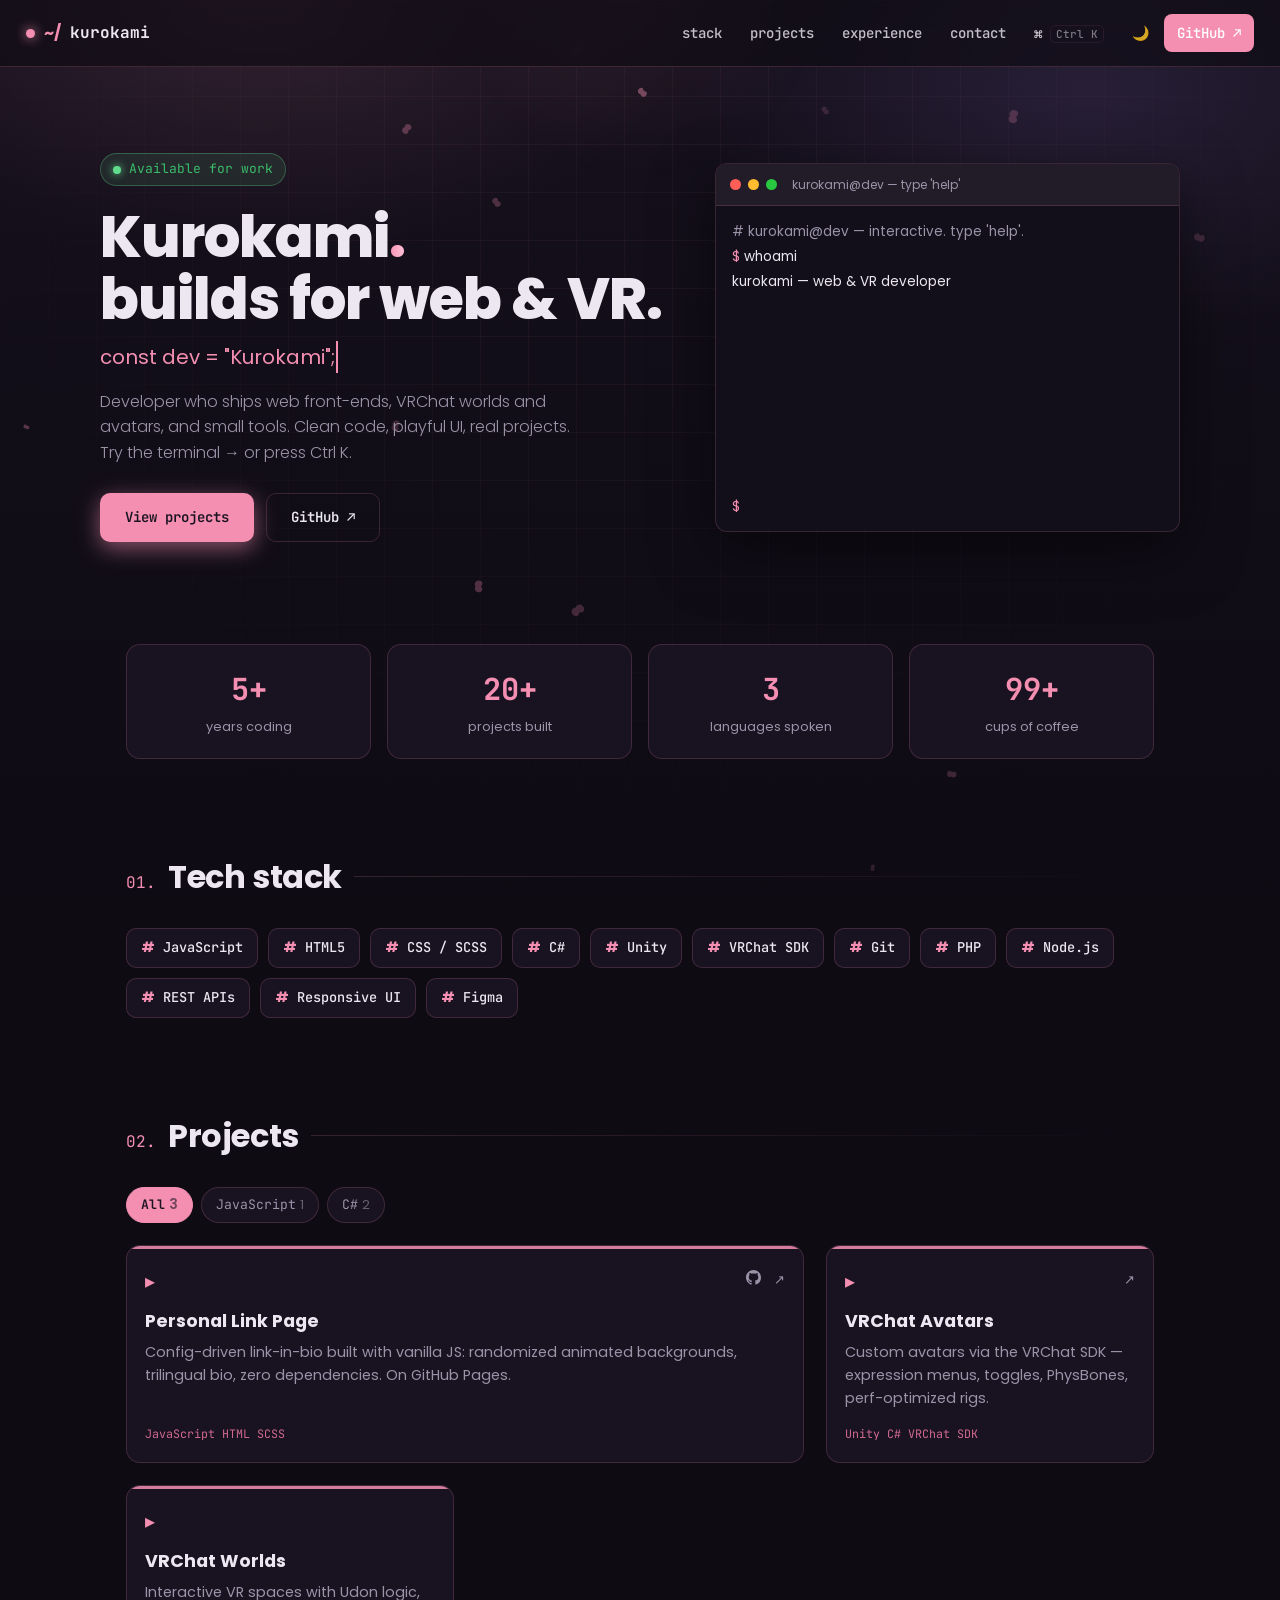
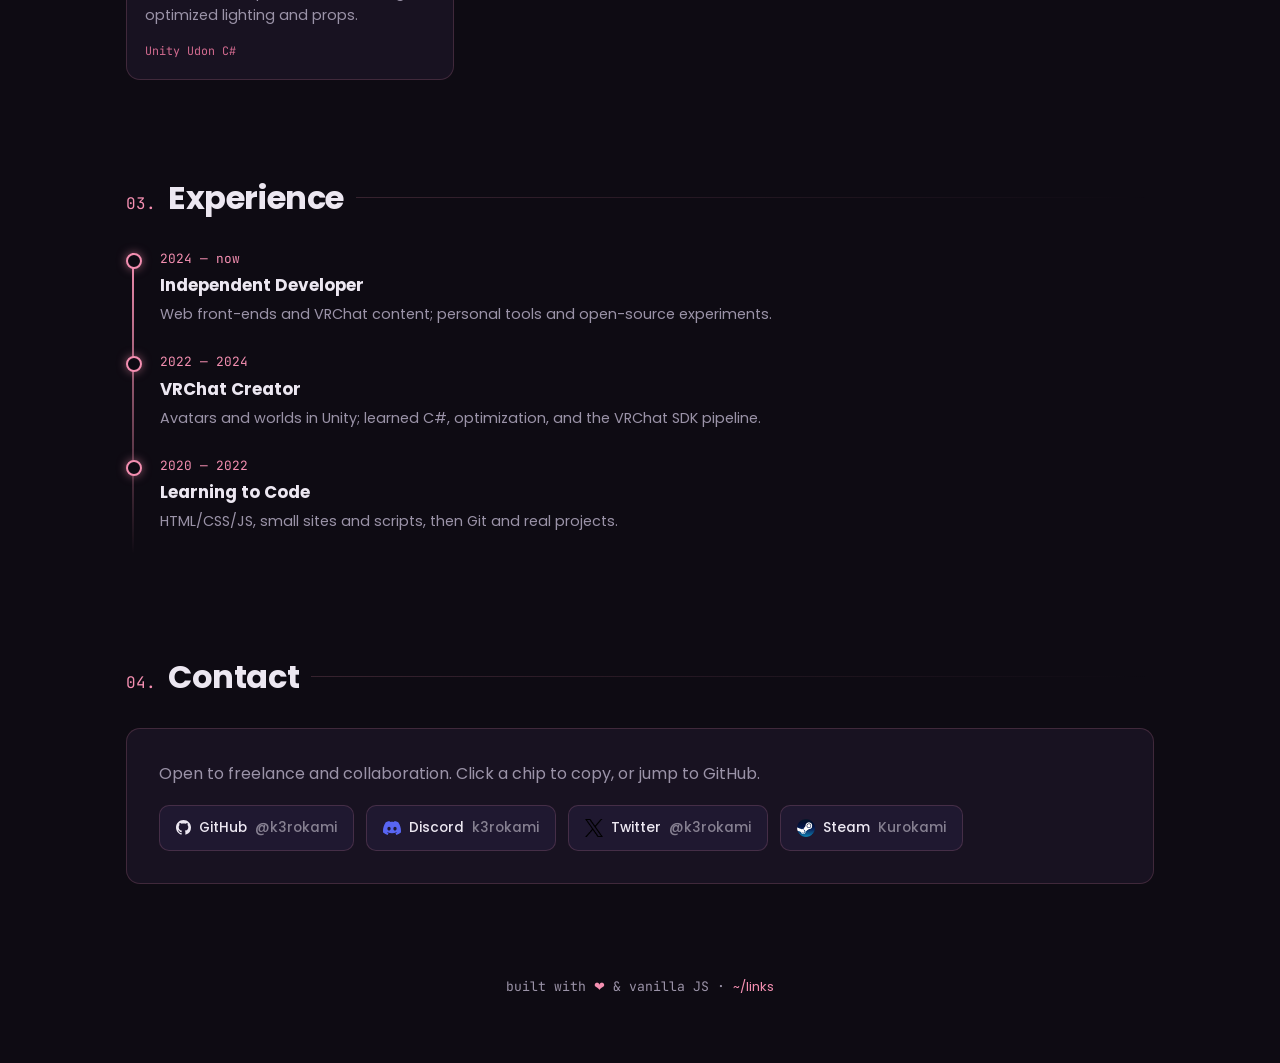
<file: portfolio.html>
<!DOCTYPE html>
<html lang="en" data-theme="dark">

<head>
  <meta charset="UTF-8">
  <meta http-equiv="X-UA-Compatible" content="IE=edge">
  <meta name="viewport" content="width=device-width, initial-scale=1.0">
  <link rel="icon" type="image/x-icon" href="./favicon.ico">
  <title>Kurokami · Developer Portfolio</title>
  <meta name="description" content="Kurokami — web & VR developer. Projects, tech stack, and contact.">
  <link rel="preconnect" href="https://fonts.googleapis.com">
  <link rel="preconnect" href="https://fonts.gstatic.com" crossorigin>
  <link href="https://fonts.googleapis.com/css2?family=Poppins:wght@300;400;500;600;700;800&family=JetBrains+Mono:wght@400;500;700&display=swap" rel="stylesheet">

  <link rel="stylesheet" href="./portfolio.css">
  <script defer src="./portfolio.js"></script>

</head>

<body>
  <div id="progress"></div>
  <div id="backdrop"></div>
  <div id="grid-lines"></div>
  <div id="spotlight"></div>
  <canvas id="petals"></canvas>

  <nav>
    <a class="brand" href="#top"><span class="dot"></span><span class="prompt">~/</span>kurokami</a>
    <div class="nav-links">
      <a href="#stack">stack</a>
      <a href="#projects">projects</a>
      <a href="#experience">experience</a>
      <a href="#contact">contact</a>
      <button id="paletteBtn" title="Command palette">⌘ <span class="kbd">Ctrl K</span></button>
      <button id="themeBtn" title="Toggle theme">🌙</button>
      <a class="gh" href="https://github.com/k3rokami" target="_blank" rel="noopener">GitHub ↗</a>
    </div>
  </nav>

  <header class="hero" id="top">
    <div class="hero-inner">
      <div class="hero-left">
        <span class="status"><span class="live"></span>Available for work</span>
        <h1>Kurokami<span class="accent">.</span><br>builds for web &amp; VR.</h1>
        <p class="role mono"><span id="role"></span><span class="cursor">&nbsp;</span></p>
        <p class="lead">Developer who ships web front-ends, VRChat worlds and avatars, and small tools. Clean code, playful UI, real projects. Try the terminal → or press <span class="kbd">Ctrl K</span>.</p>
        <div class="cta">
          <a class="btn primary" href="#projects">View projects</a>
          <a class="btn ghost" href="https://github.com/k3rokami" target="_blank" rel="noopener">GitHub ↗</a>
        </div>
      </div>
      <div class="hero-right">
        <div class="terminal">
          <div class="bar"><i class="r"></i><i class="y"></i><i class="g"></i><span>kurokami@dev — type 'help'</span></div>
          <div class="screen" id="termScreen"></div>
          <div class="inputline"><span class="ps">$</span><input id="termInput" autocomplete="off" spellcheck="false" aria-label="terminal input"></div>
        </div>
      </div>
    </div>
  </header>

  <main class="wrap">
    <section class="section"><div class="stats reveal" id="stats"></div></section>

    <section class="section" id="stack">
      <div class="section-head"><span class="idx">01.</span><h2>Tech stack</h2><span class="line"></span></div>
      <div class="stack reveal" id="stackList"></div>
    </section>

    <section class="section" id="projects">
      <div class="section-head"><span class="idx">02.</span><h2>Projects</h2><span class="line"></span></div>
      <div class="filters reveal" id="filters"></div>
      <div class="grid" id="projectGrid"></div>
    </section>

    <section class="section" id="experience">
      <div class="section-head"><span class="idx">03.</span><h2>Experience</h2><span class="line"></span></div>
      <div class="timeline reveal" id="timeline"></div>
    </section>

    <section class="section" id="contact">
      <div class="section-head"><span class="idx">04.</span><h2>Contact</h2><span class="line"></span></div>
      <div class="glass reveal">
        <p>Open to freelance and collaboration. Click a chip to copy, or jump to GitHub.</p>
        <div class="socials" id="socials"></div>
      </div>
    </section>
  </main>

  <footer class="foot">built with <span class="heart">❤</span> &amp; vanilla JS · <a href="./index.html" style="color:var(--pink)">~/links</a></footer>

  <button id="toTop" title="Back to top" aria-label="Back to top">↑</button>

  <div id="palette">
    <div class="pal-box">
      <input id="palInput" placeholder="Type a command or search…" autocomplete="off" spellcheck="false">
      <div class="pal-list" id="palList"></div>
    </div>
  </div>

</body>

</html>
</file>
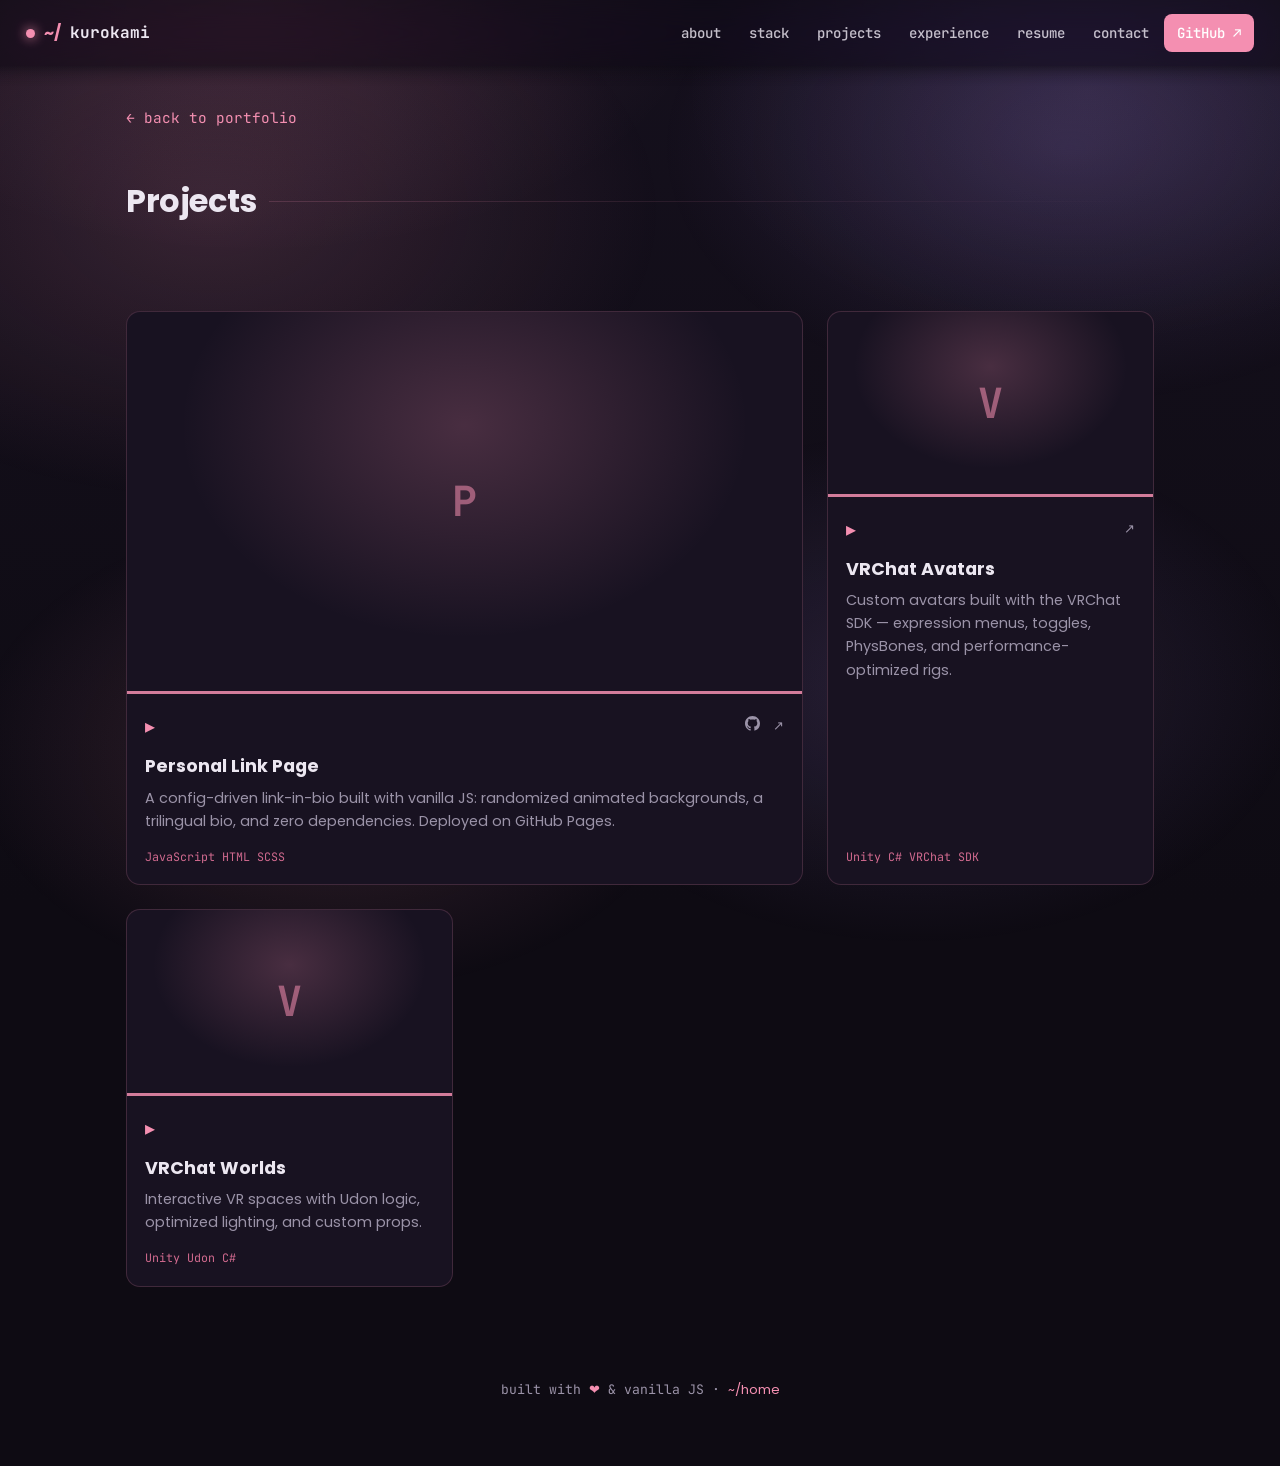
<file: projects.html>
<!DOCTYPE html>
<html lang="en" data-theme="dark">

<head>
  <meta charset="UTF-8">
  <meta http-equiv="X-UA-Compatible" content="IE=edge">
  <meta name="viewport" content="width=device-width, initial-scale=1.0">
  <link rel="icon" type="image/x-icon" href="./favicon.ico">
  <title>Kurokami · Projects</title>
  <meta name="description" content="Kurokami — full project list. Web & VR work.">
  <link rel="preconnect" href="https://fonts.googleapis.com">
  <link rel="preconnect" href="https://fonts.gstatic.com" crossorigin>
  <link href="https://fonts.googleapis.com/css2?family=Poppins:wght@300;400;500;600;700;800&family=JetBrains+Mono:wght@400;500;700&display=swap" rel="stylesheet">
  <link rel="stylesheet" href="./index.css">
  <script src="./projects-data.js"></script>
</head>

<body>
  <div id="loader" aria-hidden="true">
    <canvas id="loaderPetals"></canvas>
    <div class="loader-inner">
      <div class="mage">
        <img id="mageImg" src="./Background/frieren.png" alt="" onerror="this.style.display='none';this.nextElementSibling.style.display='block';">
        <svg class="mage-fallback" viewBox="0 0 120 180" width="150" height="225" aria-hidden="true">
          <g fill="none" stroke="currentColor" stroke-width="3" stroke-linecap="round" stroke-linejoin="round">
            <path d="M42 46 q-12 -2 -14 24 q-2 34 6 70 q3 14 -2 24" fill="currentColor" fill-opacity=".14"/>
            <path d="M78 46 q12 -2 14 24 q2 34 -6 70 q-3 14 2 24" fill="currentColor" fill-opacity=".14"/>
            <circle cx="60" cy="40" r="17" fill="currentColor" fill-opacity=".10"/>
            <path d="M44 38 q-10 -4 -13 -13"/>
            <path d="M76 38 q10 -4 13 -13"/>
            <path d="M40 60 q20 10 40 0 l10 86 q-30 14 -60 0 z" fill="currentColor" fill-opacity=".12"/>
            <line x1="92" y1="30" x2="100" y2="150"/>
            <circle class="staff-orb" cx="90" cy="26" r="6" fill="currentColor" fill-opacity=".25"/>
          </g>
        </svg>
      </div>
      <div class="loader-name">projects</div>
      <div class="loader-log mono" id="loaderLog"></div>
      <div class="loader-bar"><span id="loaderFill"></span></div>
    </div>
  </div>
  <div id="backdrop"></div>
  <div id="grid-lines"></div>

  <nav>
    <a class="brand" href="./index.html#top"><span class="dot"></span><span class="prompt">~/</span>kurokami</a>
    <div class="nav-links">
      <a href="./index.html#about">about</a>
      <a href="./index.html#stack">stack</a>
      <a href="./index.html#projects">projects</a>
      <a href="./index.html#experience">experience</a>
      <a href="./resume.html">resume</a>
      <a href="./index.html#contact">contact</a>
      <a class="gh" href="https://github.com/k3rokami" target="_blank" rel="noopener">GitHub ↗</a>
    </div>
  </nav>

  <main class="wrap">
    <div class="resume-top" style="margin:40px 0 0">
      <a class="back" href="./index.html">← back to portfolio</a>
    </div>

    <section class="section">
      <div class="section-head"><h2>Projects</h2><span class="line"></span></div>
      <div class="filters reveal" id="filters"></div>
      <div class="proj-page-grid" id="projectGrid"></div>
    </section>
  </main>

  <footer class="foot">built with <span class="heart">❤</span> &amp; vanilla JS · <a href="./index.html" style="color:var(--pink)">~/home</a></footer>

  <script>
  const esc = s => String(s).replace(/[&<>"]/g, c => ({ '&':'&amp;','<':'&lt;','>':'&gt;','"':'&quot;' }[c]));
  document.documentElement.setAttribute('data-theme', localStorage.getItem('kk-theme') || 'dark');

  const ghIcon = `<svg width="15" height="15" viewBox="0 0 16 16" fill="currentColor"><path d="M8 0C3.58 0 0 3.58 0 8c0 3.54 2.29 6.53 5.47 7.59.4.07.55-.17.55-.38 0-.19-.01-.82-.01-1.49-2.01.37-2.53-.49-2.69-.94-.09-.23-.48-.94-.82-1.13-.28-.15-.68-.52-.01-.53.63-.01 1.08.58 1.23.82.72 1.21 1.87.87 2.33.66.07-.52.28-.87.51-1.07-1.78-.2-3.64-.89-3.64-3.95 0-.87.31-1.59.82-2.15-.08-.2-.36-1.02.08-2.12 0 0 .67-.21 2.2.82.64-.18 1.32-.27 2-.27.68 0 1.36.09 2 .27 1.53-1.04 2.2-.82 2.2-.82.44 1.1.16 1.92.08 2.12.51.56.82 1.27.82 2.15 0 3.07-1.87 3.75-3.65 3.95.29.25.54.73.54 1.48 0 1.07-.01 1.93-.01 2.2 0 .21.15.46.55.38A8.01 8.01 0 0016 8c0-4.42-3.58-8-8-8z"/></svg>`;

  const grid = document.getElementById('projectGrid');
  const filtersEl = document.getElementById('filters');
  const data = window.PROJECTS_DATA || { projects: [] };
  const list = data.projects;

  function cardHTML(p) {
    const repoLink = p.repo ? `<a href="${p.repo}" target="_blank" rel="noopener" title="Source">${ghIcon}</a>` : '';
    const liveLink = p.live ? `<a href="${p.live}" ${p.live.startsWith('http')?'target="_blank" rel="noopener"':''} title="Live">↗</a>` : '';
    const starHTML = p.stars ? `<span class="meta"><span class="star">★</span>${p.stars}</span>` : '';
    const row = (p.stack||[]).map(s => `<span>${esc(s)}</span>`).join('');
    const img = p.image
      ? `<div class="pimg"><img src="${p.image}" alt="${esc(p.title)}" loading="lazy" onerror="this.closest('.pimg').remove()"></div>`
      : `<div class="pimg pimg-blank"><span>${esc((p.title||'·')[0])}</span></div>`;
    return `${img}
      <div class="langbar"></div>
      <div class="ptop"><span class="folder">▸</span><span class="meta">${starHTML}<span class="ext">${repoLink}${liveLink}</span></span></div>
      <div class="body"><h3>${esc(p.title)}</h3><p>${esc(p.long || p.desc || '')}</p><div class="stack-row">${row}</div></div>`;
  }

  function render(items) {
    grid.innerHTML = '';
    items.forEach((p, i) => {
      const c = document.createElement('article');
      c.className = 'card reveal' + (p.featured ? ' featured' : '');
      c.dataset.lang = p.lang || 'Other';
      c.style.transitionDelay = (i*50) + 'ms';
      c.innerHTML = cardHTML(p);
      const target = p.live || p.repo;
      if (target) {
        c.classList.add('clickable');
        c.addEventListener('click', e => { if (e.target.closest('a')) return; target.startsWith('http') ? open(target,'_blank') : (location.href=target); });
        c.querySelectorAll('.ext a').forEach(a => a.addEventListener('click', e => e.stopPropagation()));
      }
      grid.appendChild(c);
    });
    // reveal
    const io = new IntersectionObserver(es => es.forEach(e => { if (e.isIntersecting) { e.target.classList.add('show'); io.unobserve(e.target); } }), { threshold: .08 });
    grid.querySelectorAll('.reveal').forEach(el => io.observe(el));
  }

  function buildFilters() {
    const langs = ['All', ...Array.from(new Set(list.map(p => p.lang||'Other')))];
    const counts = {}; list.forEach(p => counts[p.lang||'Other'] = (counts[p.lang||'Other']||0)+1);
    filtersEl.innerHTML = langs.map((l,i) => `<button class="filter${i===0?' active':''}" data-f="${esc(l)}">${esc(l)}<span class="c">${l==='All'?list.length:counts[l]}</span></button>`).join('');
    filtersEl.querySelectorAll('.filter').forEach(b => b.onclick = () => {
      filtersEl.querySelectorAll('.filter').forEach(x => x.classList.remove('active')); b.classList.add('active');
      const f = b.dataset.f;
      grid.querySelectorAll('.card').forEach(c => c.classList.toggle('hide', f !== 'All' && c.dataset.lang !== f));
    });
  }

  render(list);
  buildFilters();

  /* ===== LOADING OVERLAY ===== */
  (function loader(){
    const reduceMotion = matchMedia('(prefers-reduced-motion: reduce)').matches;
    const el = document.getElementById('loader'); if (!el) return;
    const start = Date.now();
    const MIN = reduceMotion ? 0 : 750;
    const logEl = document.getElementById('loaderLog');
    const fill = document.getElementById('loaderFill');
    const lines = [
      `<span class="pk">$</span> ls ~/projects`,
      `  <span class="ok">✓</span> repos indexed`,
      `  <span class="ok">✓</span> ready`
    ];
    if (reduceMotion) { logEl.innerHTML = lines.join('\n'); }
    else { let li=0; (function type(){ if(li>=lines.length) return; logEl.innerHTML = lines.slice(0,li).join('\n') + (li?'\n':'') + lines[li] + '<span class="cur">&nbsp;</span>'; li++; setTimeout(type,220); })(); }
    function setFill(r){ if(fill) fill.style.transform = 'scaleX(' + Math.min(1, Math.max(0, r)) + ')'; }
    const imgs = [...document.images]; const total = Math.max(1, imgs.length); let loaded = 0;
    setFill(0.1);
    imgs.forEach(img => { if(img.complete) { loaded++; setFill(loaded/total); } else { const b=()=>{ loaded++; setFill(loaded/total); }; img.addEventListener('load',b); img.addEventListener('error',b); } });
    if (!reduceMotion) (function petals(){
      const cv=document.getElementById('loaderPetals'); if(!cv) return; const ctx=cv.getContext('2d'); let w,h,parts,raf=0;
      function resize(){ w=cv.width=el.clientWidth; h=cv.height=el.clientHeight; parts=Array.from({length:14},spawn); }
      function spawn(){ return {x:Math.random()*w,y:Math.random()*h,r:2+Math.random()*3,sp:.25+Math.random()*.6,sway:Math.random()*6.28,swaySp:.015+Math.random()*.02,rot:Math.random()*3,rotSp:(Math.random()-.5)*.03,op:.1+Math.random()*.22}; }
      function petal(c,r){ c.beginPath();c.moveTo(0,0);c.bezierCurveTo(r*.5,-r*.5,r,-r*.2,r,r*.4);c.bezierCurveTo(r,r,r*.3,r*1.2,0,r*.9);c.bezierCurveTo(-r*.3,r*1.2,-r,r,-r,r*.4);c.bezierCurveTo(-r,-r*.2,-r*.5,-r*.5,0,0);c.closePath(); }
      function frame(){ ctx.clearRect(0,0,w,h); parts.forEach(p=>{ p.y+=p.sp;p.sway+=p.swaySp;p.x+=Math.sin(p.sway)*.4;p.rot+=p.rotSp; if(p.y>h+14)Object.assign(p,spawn(),{y:-14,x:Math.random()*w}); ctx.save();ctx.translate(p.x,p.y);ctx.rotate(p.rot);ctx.globalAlpha=p.op;ctx.fillStyle='#F48FB1';petal(ctx,p.r);ctx.fill();ctx.restore(); }); raf=requestAnimationFrame(frame); }
      resize(); frame(); el._stopPetals=()=>{ if(raf) cancelAnimationFrame(raf); };
    })();
    function hide(){ const wait=Math.max(0, MIN-(Date.now()-start)); setTimeout(()=>{ setFill(1); el.classList.add('done'); if(el._stopPetals) el._stopPetals(); setTimeout(()=>el.remove(),600); }, wait); }
    if (document.readyState==='complete') hide(); else addEventListener('load', hide);
    setTimeout(hide, 6000);
  })();
  </script>
</body>

</html>
</file>
<file: portfolio.css>
:root {
  --pink: #F48FB1;
  --pink-deep: #d16a8f;
  --pink-glow: rgba(244, 143, 177, 0.55);
  --lav: #b18ff4;
  --mono: 'JetBrains Mono', ui-monospace, monospace;
  --radius: 14px;
  --spot-x: 50%;
  --spot-y: 0%;
}
html[data-theme="dark"] {
  --bg: #0e0b13; --bg-2: #15101d; --card: #181221; --card-2: #1f1830;
  --line: rgba(244, 143, 177, 0.18); --ink: #ece7f1; --muted: #9b93a8;
  --term-bg: #120e1a; --grid-op: 0.05; --spot-op: 0.08;
}
html[data-theme="light"] {
  --bg: #fff5f9; --bg-2: #ffffff; --card: #ffffff; --card-2: #fdeef4;
  --line: rgba(209, 106, 143, 0.28); --ink: #2a2030; --muted: #7a6f84;
  --term-bg: #241a2e; --grid-op: 0.04; --spot-op: 0.12;
}

* { margin: 0; padding: 0; box-sizing: border-box; font-family: 'Poppins', sans-serif; }
a { color: inherit; text-decoration: none; }
html { scroll-behavior: smooth; }
body { color: var(--ink); background: var(--bg); min-height: 100vh; overflow-x: hidden; line-height: 1.6; transition: background 300ms, color 300ms; }

::-webkit-scrollbar { width: 10px; }
::-webkit-scrollbar-track { background: var(--bg); }
::-webkit-scrollbar-thumb { background: var(--pink-deep); border-radius: 10px; }
::-webkit-scrollbar-thumb:hover { background: var(--pink); }
::selection { background: var(--pink); color: #fff; }
code, .mono { font-family: var(--mono); }

#progress { position: fixed; top: 0; left: 0; height: 3px; width: 0%; z-index: 60; background: linear-gradient(90deg, var(--pink), var(--lav)); box-shadow: 0 0 10px var(--pink-glow); }

#backdrop { position: fixed; inset: 0; z-index: -3; background:
    radial-gradient(50% 40% at 20% 0%, rgba(244,143,177,0.14), transparent 70%),
    radial-gradient(45% 40% at 85% 10%, rgba(177,143,244,0.12), transparent 70%),
    linear-gradient(180deg, var(--bg-2), var(--bg)); }
#grid-lines { position: fixed; inset: 0; z-index: -2; pointer-events: none;
  background-image: linear-gradient(rgba(244,143,177,var(--grid-op)) 1px, transparent 1px), linear-gradient(90deg, rgba(244,143,177,var(--grid-op)) 1px, transparent 1px);
  background-size: 48px 48px;
  -webkit-mask-image: radial-gradient(circle at 50% 20%, #000 20%, transparent 75%); mask-image: radial-gradient(circle at 50% 20%, #000 20%, transparent 75%); }
/* cursor spotlight */
#spotlight { position: fixed; inset: 0; z-index: -1; pointer-events: none;
  background: radial-gradient(260px circle at var(--spot-x) var(--spot-y), rgba(244,143,177,var(--spot-op)), transparent 70%); transition: background 60ms linear; }
#petals { position: fixed; inset: 0; z-index: -1; pointer-events: none; }

nav { position: sticky; top: 0; z-index: 40; display: flex; align-items: center; justify-content: space-between; padding: 14px 26px;
  backdrop-filter: blur(12px); -webkit-backdrop-filter: blur(12px); background: color-mix(in srgb, var(--bg) 65%, transparent); border-bottom: 1px solid var(--line); }
nav .brand { font-family: var(--mono); font-weight: 700; color: var(--ink); display: flex; align-items: center; gap: 9px; }
nav .brand .dot { width: 9px; height: 9px; border-radius: 50%; background: var(--pink); box-shadow: 0 0 12px var(--pink); animation: dotPulse 2s ease-in-out infinite; }
@keyframes dotPulse { 0%,100% { box-shadow: 0 0 7px var(--pink); } 50% { box-shadow: 0 0 16px var(--pink), 0 0 28px var(--pink-glow); } }
nav .brand .prompt { color: var(--pink); }
nav .nav-links { display: flex; gap: 2px; align-items: center; }
nav .nav-links a, nav .nav-links button { background: none; border: none; cursor: pointer; position: relative; color: var(--ink); opacity: .82; font-size: 14px; font-weight: 500; font-family: var(--mono); padding: 8px 13px; border-radius: 8px; transition: color 150ms, background 150ms, opacity 150ms; }
nav .nav-links a::after { content: ''; position: absolute; left: 13px; right: 13px; bottom: 4px; height: 2px; background: var(--pink); transform: scaleX(0); transform-origin: left; transition: transform 220ms ease; }
nav .nav-links a:hover, nav .nav-links button:hover { opacity: 1; }
nav .nav-links a:hover::after { transform: scaleX(1); }
nav .nav-links .gh { background: var(--pink); color: #fff; opacity: 1; display: inline-flex; align-items: center; gap: 6px; }
nav .nav-links .gh:hover { background: var(--pink-deep); }
nav .kbd { font-family: var(--mono); font-size: 11px; border: 1px solid var(--line); border-radius: 5px; padding: 1px 5px; opacity: .6; }

.wrap { max-width: 1080px; margin: 0 auto; padding: 0 26px; }

header.hero { padding: 86px 26px 56px; }
.hero-inner { max-width: 1080px; margin: 0 auto; display: grid; grid-template-columns: 1.1fr 0.9fr; gap: 46px; align-items: center; }
.status { display: inline-flex; align-items: center; gap: 8px; font-family: var(--mono); font-size: 13px; color: #3bbd6b;
  background: rgba(96, 220, 140, 0.1); border: 1px solid rgba(96,220,140,0.3); padding: 5px 12px; border-radius: 999px; margin-bottom: 20px; }
.status .live { width: 8px; height: 8px; border-radius: 50%; background: #5fdc8c; box-shadow: 0 0 8px #5fdc8c; animation: dotPulse 1.8s ease-in-out infinite; }
.hero-left h1 { font-size: clamp(2.3rem, 5.5vw, 3.6rem); font-weight: 800; line-height: 1.08; letter-spacing: -1px; }
.hero-left h1 .accent { background: linear-gradient(90deg, var(--pink), #ffc2d8, var(--lav), var(--pink)); background-size: 300% 100%; -webkit-background-clip: text; background-clip: text; -webkit-text-fill-color: transparent; animation: hueShift 6s linear infinite; }
@keyframes hueShift { to { background-position: 300% 0; } }
.role { font-family: var(--mono); color: var(--pink); font-size: clamp(1rem,2.4vw,1.25rem); margin-top: 10px; min-height: 1.5em; }
.role .cursor { display: inline-block; width: 2px; background: var(--pink); margin-left: 1px; animation: blink 1s step-end infinite; }
@keyframes blink { 50% { opacity: 0; } }
.lead { color: var(--muted); margin-top: 16px; max-width: 480px; font-weight: 300; }
.cta { margin-top: 28px; display: flex; gap: 12px; flex-wrap: wrap; }
.btn { position: relative; overflow: hidden; display: inline-flex; align-items: center; gap: 8px; padding: 12px 24px; border-radius: 10px; font-weight: 600; font-size: 14px; font-family: var(--mono); cursor: pointer; transition: transform 140ms, box-shadow 180ms, background 160ms, border-color 160ms; border: 1px solid transparent; }
.btn.primary { background: var(--pink); color: #1a1420; box-shadow: 0 6px 22px var(--pink-glow); }
.btn.primary:hover { transform: translateY(-3px); box-shadow: 0 12px 32px var(--pink-glow); }
.btn.ghost { background: transparent; color: var(--ink); border-color: var(--line); }
.btn.ghost:hover { border-color: var(--pink); transform: translateY(-3px); }
.btn .ripple { position: absolute; border-radius: 50%; transform: scale(0); background: rgba(255,255,255,0.5); animation: ripple 600ms linear; pointer-events: none; }
@keyframes ripple { to { transform: scale(4); opacity: 0; } }

/* interactive terminal */
.terminal { background: var(--term-bg); border: 1px solid var(--line); border-radius: 12px; box-shadow: 0 20px 60px rgba(0,0,0,0.5); overflow: hidden; font-family: var(--mono); font-size: 13.5px; color: #ece7f1; }
.terminal .bar { display: flex; align-items: center; gap: 7px; padding: 11px 14px; background: color-mix(in srgb, var(--term-bg) 80%, #fff 6%); border-bottom: 1px solid var(--line); }
.terminal .bar i { width: 11px; height: 11px; border-radius: 50%; display: inline-block; }
.terminal .bar .r { background: #ff5f57; } .terminal .bar .y { background: #febc2e; } .terminal .bar .g { background: #28c840; }
.terminal .bar span { margin-left: 8px; color: #9b93a8; font-size: 12px; }
.terminal .screen { padding: 14px 16px; height: 290px; overflow-y: auto; line-height: 1.85; }
.terminal .screen::-webkit-scrollbar { width: 6px; }
.terminal .line { white-space: pre-wrap; word-break: break-word; }
.t-prompt { color: var(--pink); } .t-key { color: var(--lav); } .t-str { color: #9fe6b4; } .t-com { color: #9b93a8; } .t-num { color: #ffc2d8; } .t-err { color: #ff8d8d; }
.terminal .inputline { display: flex; align-items: center; gap: 8px; padding: 0 16px 14px; }
.terminal .inputline .ps { color: var(--pink); }
.terminal .inputline input { flex: 1; background: none; border: none; outline: none; color: #ece7f1; font-family: var(--mono); font-size: 13.5px; }

.stats { display: grid; grid-template-columns: repeat(4, 1fr); gap: 16px; }
.stat { text-align: center; padding: 20px 10px; border: 1px solid var(--line); border-radius: var(--radius); background: var(--card); transition: transform 140ms, border-color 160ms; }
.stat:hover { transform: translateY(-4px); border-color: var(--pink); }
.stat .n { font-family: var(--mono); font-size: 1.9rem; font-weight: 700; color: var(--pink); }
.stat .k { color: var(--muted); font-size: 0.8rem; margin-top: 4px; }

.section { padding: 46px 0; }
.section-head { display: flex; align-items: baseline; gap: 12px; margin-bottom: 26px; }
.section-head .idx { font-family: var(--mono); color: var(--pink); font-size: 1rem; }
.section-head h2 { font-size: clamp(1.5rem, 4vw, 2rem); font-weight: 700; letter-spacing: -0.4px; color: var(--ink); }
.section-head .line { flex: 1; height: 1px; background: linear-gradient(90deg, var(--line), transparent); align-self: center; }

.stack { display: flex; flex-wrap: wrap; gap: 10px; }
.chip { font-family: var(--mono); font-size: 0.85rem; font-weight: 500; padding: 8px 14px; border-radius: 10px; background: var(--card); border: 1px solid var(--line); color: var(--ink); transition: transform 140ms, border-color 160ms, color 150ms; }
.chip:hover { transform: translateY(-3px); border-color: var(--pink); color: var(--pink); }
.chip b { color: var(--pink); }

/* filter tabs */
.filters { display: flex; flex-wrap: wrap; gap: 8px; margin-bottom: 22px; }
.filter { font-family: var(--mono); font-size: 0.82rem; padding: 7px 14px; border-radius: 999px; background: var(--card); border: 1px solid var(--line); color: var(--muted); cursor: pointer; transition: all 160ms; }
.filter:hover { color: var(--ink); border-color: var(--pink); }
.filter.active { background: var(--pink); color: #1a1420; border-color: var(--pink); font-weight: 600; }
.filter .c { opacity: .6; margin-left: 4px; }

.grid { display: grid; grid-template-columns: repeat(auto-fill, minmax(300px, 1fr)); gap: 22px; }
.card { position: relative; background: var(--card); border: 1px solid var(--line); border-radius: var(--radius); overflow: hidden; display: flex; flex-direction: column; transition: transform 300ms cubic-bezier(.2,.7,.3,1), border-color 180ms, box-shadow 180ms, opacity 300ms; transform-style: preserve-3d; }
.card:hover { border-color: var(--pink); box-shadow: 0 18px 50px rgba(0,0,0,0.5); }
.card.hide { opacity: 0; transform: scale(.9); pointer-events: none; position: absolute; width: 0; height: 0; padding: 0; margin: 0; border: 0; overflow: hidden; }
.card .ptop { display: flex; align-items: center; justify-content: space-between; padding: 16px 18px 0; }
.card .folder { color: var(--pink); font-size: 20px; }
.card .meta { display: flex; align-items: center; gap: 12px; color: var(--muted); font-size: 12px; font-family: var(--mono); }
.card .meta .star { color: var(--pink); }
.card .ext { display: flex; gap: 13px; font-size: 13px; font-family: var(--mono); }
.card .ext a { color: var(--muted); transition: color 150ms, transform 140ms; }
.card .ext a:hover { color: var(--pink); transform: translateY(-2px); }
.card .body { padding: 10px 18px 18px; display: flex; flex-direction: column; flex: 1; }
.card h3 { font-size: 1.1rem; font-weight: 700; margin-bottom: 6px; color: var(--ink); }
.card p { color: var(--muted); font-size: 0.9rem; flex: 1; }
.card .stack-row { display: flex; flex-wrap: wrap; gap: 7px; margin-top: 15px; }
.card .stack-row span { font-family: var(--mono); font-size: 0.73rem; color: var(--pink-deep); }
.card.featured { grid-column: span 2; }
.card .langbar { height: 3px; background: var(--pink); opacity: .85; }
@media (max-width: 720px) { .card.featured { grid-column: span 1; } }

.timeline { position: relative; padding-left: 26px; }
.timeline::before { content: ''; position: absolute; left: 6px; top: 4px; bottom: 4px; width: 2px; background: linear-gradient(var(--pink), transparent); }
.tl-item { position: relative; padding: 0 0 26px 8px; }
.tl-item::before { content: ''; position: absolute; left: -26px; top: 4px; width: 12px; height: 12px; border-radius: 50%; background: var(--bg); border: 2px solid var(--pink); box-shadow: 0 0 10px var(--pink-glow); }
.tl-item .when { font-family: var(--mono); font-size: 0.8rem; color: var(--pink); }
.tl-item h4 { font-size: 1.05rem; margin: 3px 0 4px; color: var(--ink); }
.tl-item p { color: var(--muted); font-size: 0.9rem; }

.glass { background: var(--card); border: 1px solid var(--line); border-radius: var(--radius); padding: 32px; }
.glass p { color: var(--muted); }
.socials { display: flex; gap: 12px; flex-wrap: wrap; margin-top: 18px; }
.social { display: inline-flex; align-items: center; gap: 8px; padding: 11px 16px; border-radius: 10px; background: var(--card-2); border: 1px solid var(--line); font-family: var(--mono); font-weight: 500; font-size: 0.86rem; color: var(--ink); cursor: pointer; transition: border-color 160ms, transform 140ms, box-shadow 160ms; }
.social:hover { border-color: var(--pink); box-shadow: 0 0 20px var(--pink-glow); transform: translateY(-3px); }
.social img { width: 18px; height: 18px; }
.social .copied { color: #5fdc8c; }

footer.foot { text-align: center; padding: 46px 24px 66px; color: var(--muted); font-size: 0.82rem; font-family: var(--mono); }
footer.foot .heart { color: var(--pink); }

.reveal { opacity: 0; transform: translateY(26px); transition: opacity 600ms ease, transform 600ms cubic-bezier(.2,.7,.3,1); }
.reveal.show { opacity: 1; transform: none; }

/* back to top */
#toTop { position: fixed; bottom: 24px; right: 24px; z-index: 45; width: 46px; height: 46px; border-radius: 12px; border: 1px solid var(--line); background: var(--card); color: var(--pink); font-size: 20px; cursor: pointer; opacity: 0; transform: translateY(10px); pointer-events: none; transition: opacity 220ms, transform 220ms, border-color 160ms; }
#toTop.show { opacity: 1; transform: none; pointer-events: auto; }
#toTop:hover { border-color: var(--pink); box-shadow: 0 0 18px var(--pink-glow); }

/* command palette */
#palette { position: fixed; inset: 0; z-index: 80; display: none; align-items: flex-start; justify-content: center; padding-top: 14vh; background: rgba(0,0,0,0.5); backdrop-filter: blur(4px); }
#palette.open { display: flex; }
.pal-box { width: min(560px, 92vw); background: var(--bg-2); border: 1px solid var(--line); border-radius: 14px; overflow: hidden; box-shadow: 0 30px 80px rgba(0,0,0,0.6); animation: palIn 160ms ease; }
@keyframes palIn { from { opacity: 0; transform: translateY(-12px) scale(.98); } }
.pal-box input { width: 100%; border: none; outline: none; background: none; color: var(--ink); font-family: var(--mono); font-size: 15px; padding: 16px 18px; border-bottom: 1px solid var(--line); }
.pal-list { max-height: 320px; overflow-y: auto; padding: 6px; }
.pal-item { display: flex; align-items: center; gap: 12px; padding: 11px 14px; border-radius: 9px; cursor: pointer; font-size: 14px; color: var(--ink); }
.pal-item .ic { color: var(--pink); font-family: var(--mono); width: 18px; text-align: center; }
.pal-item .hint { margin-left: auto; font-family: var(--mono); font-size: 11px; color: var(--muted); }
.pal-item.sel, .pal-item:hover { background: var(--card-2); }

@media (max-width: 820px) { .hero-inner { grid-template-columns: 1fr; } .hero-right { order: -1; } .stats { grid-template-columns: repeat(2, 1fr); } }
@media (max-width: 600px) { nav .nav-links a:not(.gh), nav .kbd { display: none; } header.hero { padding: 56px 20px 40px; } }
@media (prefers-reduced-motion: reduce) { *, *::before, *::after { animation: none !important; transition: none !important; } }
</file>
<file: index.css>
:root {
  --pink: #F48FB1;
  --pink-deep: #d16a8f;
  --pink-glow: rgba(244, 143, 177, 0.55);
  --lav: #b18ff4;
  --mono: 'JetBrains Mono', ui-monospace, monospace;
  --radius: 14px;
  --spot-x: 50%;
  --spot-y: 0%;
  --ease-out: cubic-bezier(0.23, 1, 0.32, 1);
}
html[data-theme="dark"] {
  --bg: #0e0b13; --bg-2: #15101d; --card: #181221; --card-2: #1f1830;
  --line: rgba(244, 143, 177, 0.18); --ink: #ece7f1; --muted: #9b93a8;
  --term-bg: #120e1a; --grid-op: 0.05; --spot-op: 0.08;
  --aurora-pink: rgba(244,143,177,0.16); --aurora-lav: rgba(177,143,244,0.15);
}
html[data-theme="light"] {
  --bg: #fff5f9; --bg-2: #ffffff; --card: #ffffff; --card-2: #fdeef4;
  --line: rgba(209, 106, 143, 0.28); --ink: #2a2030; --muted: #7a6f84;
  --term-bg: #241a2e; --grid-op: 0.04; --spot-op: 0.12;
  --aurora-pink: rgba(244,143,177,0.14); --aurora-lav: rgba(177,143,244,0.12);
}

* { margin: 0; padding: 0; box-sizing: border-box; font-family: 'Poppins', sans-serif; }
a { color: inherit; text-decoration: none; }
html { scroll-behavior: smooth; }
body { color: var(--ink); background: var(--bg); min-height: 100vh; overflow-x: hidden; line-height: 1.6; transition: background 300ms, color 300ms; }

::-webkit-scrollbar { width: 10px; }
::-webkit-scrollbar-track { background: var(--bg); }
::-webkit-scrollbar-thumb { background: var(--pink-deep); border-radius: 10px; }
::-webkit-scrollbar-thumb:hover { background: var(--pink); }
::selection { background: var(--pink); color: #fff; }
code, .mono { font-family: var(--mono); }


#backdrop { position: fixed; inset: 0; z-index: -3; background:
    radial-gradient(50% 40% at 20% 0%, rgba(244,143,177,0.14), transparent 70%),
    radial-gradient(45% 40% at 85% 10%, rgba(177,143,244,0.12), transparent 70%),
    linear-gradient(180deg, var(--bg-2), var(--bg)); }
/* aurora / mesh — soft drifting colour fields, no grid.
   translate-only (no scale) = pure compositing, no per-frame re-raster. */
#grid-lines { position: fixed; inset: -10%; z-index: -2; pointer-events: none; overflow: hidden; }
#grid-lines::before, #grid-lines::after { content: ''; position: absolute; inset: 0; }
#grid-lines::before {
  background:
    radial-gradient(42% 38% at 22% 28%, var(--aurora-pink), transparent 70%),
    radial-gradient(38% 34% at 78% 22%, var(--aurora-lav), transparent 70%);
  animation: auroraDrift 40s ease-in-out infinite alternate; }
#grid-lines::after {
  background:
    radial-gradient(36% 34% at 68% 72%, var(--aurora-lav), transparent 70%),
    radial-gradient(34% 32% at 30% 78%, var(--aurora-pink), transparent 70%);
  animation: auroraDrift2 48s ease-in-out infinite alternate; }
@keyframes auroraDrift  { from { transform: translate3d(-3%, -2%, 0); } to { transform: translate3d(4%, 3%, 0); } }
@keyframes auroraDrift2 { from { transform: translate3d(3%, 2%, 0); } to { transform: translate3d(-4%, -3%, 0); } }
/* phones: one layer, lighter */
@media (max-width: 600px) { #grid-lines::after { display: none; } }
/* cursor spotlight */
#spotlight { position: fixed; inset: 0; z-index: -1; pointer-events: none;
  background: radial-gradient(260px circle at var(--spot-x) var(--spot-y), rgba(244,143,177,var(--spot-op)), transparent 70%); }
#petals { position: fixed; inset: 0; z-index: -1; pointer-events: none; }

nav { position: sticky; top: 0; z-index: 40; display: flex; align-items: center; justify-content: space-between; padding: 14px 26px;
  backdrop-filter: blur(20px) saturate(180%); -webkit-backdrop-filter: blur(20px) saturate(180%); background: color-mix(in srgb, var(--bg) 60%, transparent); }
nav::after { content: ''; position: absolute; left: 0; right: 0; top: 100%; height: 22px; pointer-events: none;
  background: linear-gradient(180deg, color-mix(in srgb, var(--bg) 55%, transparent), transparent);
  -webkit-backdrop-filter: blur(6px); backdrop-filter: blur(6px);
  -webkit-mask-image: linear-gradient(180deg, #000, transparent); mask-image: linear-gradient(180deg, #000, transparent); }
nav .brand { font-family: var(--mono); font-weight: 700; color: var(--ink); display: flex; align-items: center; gap: 9px; }
nav .brand .dot { width: 9px; height: 9px; border-radius: 50%; background: var(--pink); box-shadow: 0 0 12px var(--pink); animation: dotPulse 2s ease-in-out infinite; }
@keyframes dotPulse { 0%,100% { box-shadow: 0 0 7px var(--pink); } 50% { box-shadow: 0 0 16px var(--pink), 0 0 28px var(--pink-glow); } }
nav .brand .prompt { color: var(--pink); }
nav .nav-links { display: flex; gap: 2px; align-items: center; }
nav .nav-links a, nav .nav-links button { background: none; border: none; cursor: pointer; position: relative; color: var(--ink); opacity: .82; font-size: 14px; font-weight: 500; font-family: var(--mono); padding: 8px 13px; border-radius: 8px; transition: color 150ms, background 150ms, opacity 150ms; }
nav .nav-links a::after { content: ''; position: absolute; left: 13px; right: 13px; bottom: 4px; height: 2px; background: var(--pink); transform: scaleX(0); transform-origin: left; transition: transform 220ms ease; }
nav .nav-links a:hover, nav .nav-links button:hover { opacity: 1; }
nav .nav-links a:hover::after { transform: scaleX(1); }
nav .nav-links .gh { background: var(--pink); color: #fff; opacity: 1; display: inline-flex; align-items: center; gap: 6px; }
nav .nav-links .gh:hover { background: var(--pink-deep); }
nav .kbd { font-family: var(--mono); font-size: 11px; border: 1px solid var(--line); border-radius: 5px; padding: 1px 5px; opacity: .6; }

.wrap { max-width: 1080px; margin: 0 auto; padding: 0 26px; }

header.hero { padding: 86px 26px 56px; }
.hero-inner { max-width: 1080px; margin: 0 auto; display: grid; grid-template-columns: 1.1fr 0.9fr; gap: 46px; align-items: center; }
.status { display: inline-flex; align-items: center; gap: 8px; font-family: var(--mono); font-size: 13px; color: #3bbd6b;
  background: rgba(96, 220, 140, 0.1); border: 1px solid rgba(96,220,140,0.3); padding: 5px 12px; border-radius: 999px; margin-bottom: 20px; }
.status .live { width: 8px; height: 8px; border-radius: 50%; background: #5fdc8c; box-shadow: 0 0 8px #5fdc8c; animation: dotPulse 1.8s ease-in-out infinite; }
.hero-left h1 { font-size: clamp(2.3rem, 5.5vw, 3.6rem); font-weight: 800; line-height: 1.08; letter-spacing: -1px; }
.hero-left h1 .accent { background: linear-gradient(90deg, var(--pink), #ffc2d8, var(--lav), var(--pink)); background-size: 300% 100%; -webkit-background-clip: text; background-clip: text; -webkit-text-fill-color: transparent; animation: hueShift 6s linear infinite; }
@keyframes hueShift { to { background-position: 300% 0; } }
.role { font-family: var(--mono); color: var(--pink); font-size: clamp(1rem,2.4vw,1.25rem); margin-top: 10px; min-height: 1.5em; }
.role .cursor { display: inline-block; width: 2px; background: var(--pink); margin-left: 1px; animation: blink 1s step-end infinite; }
@keyframes blink { 50% { opacity: 0; } }
.lead { color: var(--muted); margin-top: 16px; max-width: 480px; font-weight: 300; }
.cta { margin-top: 28px; display: flex; gap: 12px; flex-wrap: wrap; }
.btn { position: relative; overflow: hidden; display: inline-flex; align-items: center; gap: 8px; padding: 12px 24px; border-radius: 10px; font-weight: 600; font-size: 14px; font-family: var(--mono); cursor: pointer; transition: transform 140ms var(--ease-out), box-shadow 180ms, background 160ms, border-color 160ms; border: 1px solid transparent; }
.btn.primary { background: var(--pink); color: #1a1420; box-shadow: 0 6px 22px var(--pink-glow); }
.btn.ghost { background: transparent; color: var(--ink); border-color: var(--line); }
.btn:active { transform: scale(0.97); }
@media (hover: hover) and (pointer: fine) {
  .btn.primary:hover { transform: translateY(-3px); box-shadow: 0 12px 32px var(--pink-glow); }
  .btn.ghost:hover { border-color: var(--pink); transform: translateY(-3px); }
}
.btn .ripple { position: absolute; border-radius: 50%; transform: scale(0); background: rgba(255,255,255,0.5); animation: ripple 600ms linear; pointer-events: none; }
@keyframes ripple { to { transform: scale(4); opacity: 0; } }

/* interactive terminal */
.terminal { background: var(--term-bg); border: 1px solid var(--line); border-radius: 12px; box-shadow: 0 20px 60px rgba(0,0,0,0.5); overflow: hidden; font-family: var(--mono); font-size: 13.5px; color: #ece7f1; }
.terminal .bar { display: flex; align-items: center; gap: 7px; padding: 11px 14px; background: color-mix(in srgb, var(--term-bg) 80%, #fff 6%); border-bottom: 1px solid var(--line); }
.terminal .bar i { width: 11px; height: 11px; border-radius: 50%; display: inline-block; }
.terminal .bar .r { background: #ff5f57; } .terminal .bar .y { background: #febc2e; } .terminal .bar .g { background: #28c840; }
.terminal .bar span { margin-left: 8px; color: #9b93a8; font-size: 12px; }
.terminal .screen { padding: 14px 16px; height: 290px; overflow-y: auto; line-height: 1.85; }
.terminal .screen::-webkit-scrollbar { width: 6px; }
.terminal .line { white-space: pre-wrap; word-break: break-word; }
.t-prompt { color: var(--pink); } .t-key { color: var(--lav); } .t-str { color: #9fe6b4; } .t-com { color: #9b93a8; } .t-num { color: #ffc2d8; } .t-err { color: #ff8d8d; }
.terminal .inputline { display: flex; align-items: center; gap: 8px; padding: 0 16px 14px; }
.terminal .inputline .ps { color: var(--pink); }
.terminal .inputline input { flex: 1; background: none; border: none; outline: none; color: #ece7f1; font-family: var(--mono); font-size: 13.5px; }

.stats { display: grid; grid-template-columns: repeat(4, 1fr); gap: 16px; }
.stat { text-align: center; padding: 20px 10px; border: 1px solid var(--line); border-radius: var(--radius); background: var(--card); transition: transform 140ms var(--ease-out), border-color 160ms; }
@media (hover: hover) and (pointer: fine) {
  .stat:hover { transform: translateY(-4px); border-color: var(--pink); }
}
.stat .n { font-family: var(--mono); font-size: 1.9rem; font-weight: 700; color: var(--pink); }
.stat .k { color: var(--muted); font-size: 0.8rem; margin-top: 4px; }

.section { padding: 46px 0; }
.section-head { display: flex; align-items: baseline; gap: 12px; margin-bottom: 26px; }
.section-head .idx { font-family: var(--mono); color: var(--pink); font-size: 1rem; }
.section-head h2 { font-size: clamp(1.5rem, 4vw, 2rem); font-weight: 700; letter-spacing: -0.4px; color: var(--ink); }
.section-head .line { flex: 1; height: 1px; background: linear-gradient(90deg, var(--line), transparent); align-self: center; }

.stack { display: flex; flex-wrap: wrap; gap: 10px; }
.chip { font-family: var(--mono); font-size: 0.85rem; font-weight: 500; padding: 8px 14px; border-radius: 10px; background: var(--card); border: 1px solid var(--line); color: var(--ink); transition: transform 140ms var(--ease-out), border-color 160ms, color 150ms; }
@media (hover: hover) and (pointer: fine) {
  .chip:hover { transform: translateY(-3px); border-color: var(--pink); color: var(--pink); }
}
.chip b { color: var(--pink); }

/* filter tabs */
.filters { display: flex; flex-wrap: wrap; gap: 8px; margin-bottom: 22px; }
.filter { font-family: var(--mono); font-size: 0.82rem; padding: 7px 14px; border-radius: 999px; background: var(--card); border: 1px solid var(--line); color: var(--muted); cursor: pointer; transition: color 160ms, background 160ms, border-color 160ms, transform 140ms var(--ease-out); }
.filter:active { transform: scale(0.97); }
@media (hover: hover) and (pointer: fine) {
  .filter:hover { color: var(--ink); border-color: var(--pink); }
}
.filter.active { background: var(--pink); color: #1a1420; border-color: var(--pink); font-weight: 600; }
.filter .c { opacity: .6; margin-left: 4px; }

.grid { display: grid; grid-template-columns: repeat(auto-fill, minmax(300px, 1fr)); gap: 22px; }
.card { position: relative; background: var(--card); border: 1px solid var(--line); border-radius: var(--radius); overflow: hidden; display: flex; flex-direction: column; transition: transform 300ms cubic-bezier(.2,.7,.3,1), border-color 180ms, box-shadow 180ms, opacity 180ms var(--ease-out); transform-style: preserve-3d; }
@media (hover: hover) and (pointer: fine) {
  .card:hover { border-color: var(--pink); box-shadow: 0 18px 50px rgba(0,0,0,0.5); }
}
.card.clickable { cursor: pointer; }
.card.hide { opacity: 0; transform: scale(.96); pointer-events: none; position: absolute; width: 0; height: 0; padding: 0; margin: 0; border: 0; overflow: hidden; }
.card .ptop { display: flex; align-items: center; justify-content: space-between; padding: 16px 18px 0; }
.card .folder { color: var(--pink); font-size: 20px; }
.card .meta { display: flex; align-items: center; gap: 12px; color: var(--muted); font-size: 12px; font-family: var(--mono); }
.card .meta .star { color: var(--pink); }
.card .ext { display: flex; gap: 13px; font-size: 13px; font-family: var(--mono); }
.card .ext a { color: var(--muted); transition: color 150ms, transform 140ms; }
.card .ext a:hover { color: var(--pink); transform: translateY(-2px); }
.card .body { padding: 10px 18px 18px; display: flex; flex-direction: column; flex: 1; }
.card h3 { font-size: 1.1rem; font-weight: 700; margin-bottom: 6px; color: var(--ink); }
.card p { color: var(--muted); font-size: 0.9rem; flex: 1; }
.card .stack-row { display: flex; flex-wrap: wrap; gap: 7px; margin-top: 15px; }
.card .stack-row span { font-family: var(--mono); font-size: 0.73rem; color: var(--pink-deep); }
.card.featured { grid-column: span 2; }
.card .langbar { height: 3px; background: var(--pink); opacity: .85; }
@media (max-width: 720px) { .card.featured { grid-column: span 1; } }

.timeline { position: relative; padding-left: 26px; }
.timeline::before { content: ''; position: absolute; left: 6px; top: 4px; bottom: 4px; width: 2px; background: linear-gradient(var(--pink), transparent); }
.tl-item { position: relative; padding: 0 0 26px 8px; }
.tl-item::before { content: ''; position: absolute; left: -26px; top: 4px; width: 12px; height: 12px; border-radius: 50%; background: var(--bg); border: 2px solid var(--pink); box-shadow: 0 0 10px var(--pink-glow); }
.tl-item .when { font-family: var(--mono); font-size: 0.8rem; color: var(--pink); }
.tl-item h4 { font-size: 1.05rem; margin: 3px 0 4px; color: var(--ink); }
.tl-item p { color: var(--muted); font-size: 0.9rem; }

.glass { background: var(--card); border: 1px solid var(--line); border-radius: var(--radius); padding: 32px; }
.glass p { color: var(--muted); }
.socials { display: flex; gap: 12px; flex-wrap: wrap; margin-top: 18px; }
.social { display: inline-flex; align-items: center; gap: 8px; padding: 11px 16px; border-radius: 10px; background: var(--card-2); border: 1px solid var(--line); font-family: var(--mono); font-weight: 500; font-size: 0.86rem; color: var(--ink); cursor: pointer; transition: border-color 160ms, transform 140ms var(--ease-out), box-shadow 160ms; }
.social:active { transform: scale(0.98); }
@media (hover: hover) and (pointer: fine) {
  .social:hover { border-color: var(--pink); box-shadow: 0 0 20px var(--pink-glow); transform: translateY(-3px); }
}
.social img { width: 18px; height: 18px; }
.social .copied { color: #5fdc8c; }

footer.foot { text-align: center; padding: 46px 24px 66px; color: var(--muted); font-size: 0.82rem; font-family: var(--mono); }
footer.foot .heart { color: var(--pink); }

.reveal { opacity: 0; transform: translateY(26px); transition: opacity 400ms ease, transform 400ms cubic-bezier(.2,.7,.3,1); }
.reveal.show { opacity: 1; transform: none; }

/* back to top */
#toTop { position: fixed; bottom: 24px; right: 24px; z-index: 45; width: 46px; height: 46px; border-radius: 12px; border: 1px solid var(--line); background: var(--card); color: var(--pink); font-size: 20px; cursor: pointer; opacity: 0; transform: translateY(10px); pointer-events: none; transition: opacity 220ms, transform 220ms, border-color 160ms; }
#toTop.show { opacity: 1; transform: none; pointer-events: auto; }
#toTop:hover { border-color: var(--pink); box-shadow: 0 0 18px var(--pink-glow); }

/* command palette */
#palette { position: fixed; inset: 0; z-index: 80; display: none; align-items: flex-start; justify-content: center; padding-top: 14vh; background: rgba(0,0,0,0.5); backdrop-filter: blur(4px); }
#palette.open { display: flex; }
.pal-box { width: min(560px, 92vw); background: var(--bg-2); border: 1px solid var(--line); border-radius: 14px; overflow: hidden; box-shadow: 0 30px 80px rgba(0,0,0,0.6); animation: palIn 160ms ease; }
@keyframes palIn { from { opacity: 0; transform: translateY(-12px) scale(.98); } }
.pal-box input { width: 100%; border: none; outline: none; background: none; color: var(--ink); font-family: var(--mono); font-size: 15px; padding: 16px 18px; border-bottom: 1px solid var(--line); }
.pal-list { max-height: 320px; overflow-y: auto; padding: 6px; }
.pal-item { display: flex; align-items: center; gap: 12px; padding: 11px 14px; border-radius: 9px; cursor: pointer; font-size: 14px; color: var(--ink); }
.pal-item .ic { color: var(--pink); font-family: var(--mono); width: 18px; text-align: center; }
.pal-item .hint { margin-left: auto; font-family: var(--mono); font-size: 11px; color: var(--muted); }
.pal-item.sel, .pal-item:hover { background: var(--card-2); }

@media (max-width: 820px) { .hero-inner { grid-template-columns: 1fr; } .hero-right { order: -1; } .stats { grid-template-columns: repeat(2, 1fr); } }
@media (max-width: 600px) { nav .nav-links a:not(.gh), nav .kbd { display: none; } header.hero { padding: 56px 20px 40px; } }
@media (prefers-reduced-motion: reduce) { *, *::before, *::after { animation: none !important; transition: none !important; } }

/* ===== LOADING OVERLAY ===== */
#loader { position: fixed; inset: 0; z-index: 200; display: flex; align-items: center; justify-content: center;
  background: radial-gradient(60% 50% at 50% 35%, var(--bg-2), var(--bg)); color: var(--pink);
  opacity: 1; transition: opacity 500ms var(--ease-out), visibility 500ms; }
#loader.done { opacity: 0; visibility: hidden; pointer-events: none; }
#loaderPetals { position: absolute; inset: 0; z-index: 0; pointer-events: none; }
.loader-inner { position: relative; z-index: 1; display: flex; flex-direction: column; align-items: center; gap: 16px; width: min(340px, 86vw); }
.mage { position: relative; animation: mageFloat 3.2s ease-in-out infinite; }
.mage #mageImg { max-width: 160px; max-height: 240px; object-fit: contain;
  filter: drop-shadow(0 8px 30px var(--pink-glow)); }
.mage .mage-fallback { display: none; filter: drop-shadow(0 8px 24px var(--pink-glow)); }
.staff-orb { transform-box: fill-box; transform-origin: center; animation: orbPulse 1.8s ease-in-out infinite; }
@keyframes orbPulse { 0%,100% { fill-opacity: .2; transform: scale(1); } 50% { fill-opacity: .55; transform: scale(1.4); } }
@keyframes mageFloat { 0%,100% { transform: translateY(0); } 50% { transform: translateY(-10px); } }
.loader-name { font-family: var(--mono); font-weight: 700; font-size: 1.25rem; letter-spacing: -0.02em; color: var(--ink); }
.loader-log { width: 100%; min-height: 4.6em; font-size: 0.78rem; line-height: 1.55; color: var(--muted); white-space: pre-wrap; }
.loader-log .ok { color: #5fdc8c; }
.loader-log .pk { color: var(--pink); }
.loader-log .cur { display: inline-block; width: 7px; background: var(--pink); animation: blink 1s step-end infinite; }
.loader-bar { width: 100%; height: 4px; border-radius: 999px; background: color-mix(in srgb, var(--pink) 20%, transparent); overflow: hidden; }
.loader-bar span { display: block; height: 100%; width: 100%; border-radius: 999px; transform: scaleX(0); transform-origin: left;
  background: linear-gradient(90deg, var(--pink), var(--lav)); box-shadow: 0 0 12px var(--pink-glow);
  transition: transform 260ms var(--ease-out); }
@media (prefers-reduced-motion: reduce) {
  .mage, .staff-orb { animation: none !important; }
  .loader-log .cur { animation: none !important; }
}

/* ===== RESUME SUBPAGE ===== */
.resume-wrap { max-width: 820px; margin: 0 auto; padding: 40px 26px 80px; }
.resume-top { display: flex; align-items: center; justify-content: space-between; gap: 16px; flex-wrap: wrap; margin-bottom: 36px; }
.resume-top .back { font-family: var(--mono); color: var(--pink); font-size: 0.9rem; display: inline-flex; align-items: center; gap: 7px; transition: transform 140ms var(--ease-out); }
.resume-top .back:active { transform: scale(0.97); }
@media (hover: hover) and (pointer: fine) { .resume-top .back:hover { transform: translateX(-3px); } }
.resume-head h1 { font-size: clamp(2rem, 5vw, 2.8rem); font-weight: 800; letter-spacing: -0.02em; line-height: 1.08; }
.resume-head .tag { color: var(--pink); font-family: var(--mono); margin-top: 6px; }
.resume-head .meta { color: var(--muted); font-family: var(--mono); font-size: 0.85rem; margin-top: 10px; display: flex; gap: 14px; flex-wrap: wrap; }
.resume-head .meta a { color: var(--muted); } .resume-head .meta a:hover { color: var(--pink); }
.resume-sec { margin-top: 40px; }
.resume-sec > h2 { font-size: 1.1rem; font-weight: 700; font-family: var(--mono); color: var(--pink); margin-bottom: 16px; }
.resume-item { margin-bottom: 20px; }
.resume-item .r-top { display: flex; justify-content: space-between; align-items: baseline; gap: 12px; flex-wrap: wrap; }
.resume-item h3 { font-size: 1.02rem; font-weight: 700; color: var(--ink); }
.resume-item .when { font-family: var(--mono); font-size: 0.8rem; color: var(--muted); white-space: nowrap; }
.resume-item .org { color: var(--pink-deep); font-size: 0.9rem; }
.resume-item ul { margin: 8px 0 0 18px; color: var(--muted); font-size: 0.92rem; }
.resume-item li { margin-bottom: 4px; }
.resume-skills { display: flex; flex-wrap: wrap; gap: 9px; }
@media print {
  #backdrop, #grid-lines, #spotlight, #petals, nav, .resume-top .btn { display: none !important; }
  body { background: #fff; color: #000; }
  .resume-wrap { padding: 0; max-width: none; }
  .resume-sec > h2, .resume-head .tag, .resume-item .org { color: #000; }
}

/* ===== GROUPED TECH STACK ===== */
.stack { flex-direction: column; gap: 26px; align-items: stretch; }
.stack-group-title { font-size: 0.95rem; font-weight: 700; color: var(--ink); margin-bottom: 12px; }
.stack-row-icons { display: flex; flex-wrap: wrap; gap: 10px; }
.chip-icon { display: inline-flex; align-items: center; gap: 9px; }
.chip-icon .chip-img { width: 18px; height: 18px; object-fit: contain; }

/* pause aurora drift when tab hidden */
.bg-paused #grid-lines::before, .bg-paused #grid-lines::after { animation-play-state: paused; }

/* ===== ABOUT ===== */
.about { display: grid; grid-template-columns: 1.4fr 0.9fr; gap: 36px; align-items: start; }
.about-text p { color: var(--muted); margin-bottom: 14px; max-width: 54ch; }
.about-text p:first-child { color: var(--ink); font-size: 1.06rem; }
.about-facts { background: var(--card); border: 1px solid var(--line); border-radius: var(--radius); padding: 22px 24px; }
.about-facts h3 { font-family: var(--mono); font-size: 0.82rem; color: var(--pink); margin-bottom: 14px; }
.about-facts ul { list-style: none; display: flex; flex-direction: column; gap: 11px; }
.about-facts li { display: flex; justify-content: space-between; align-items: baseline; gap: 14px; font-size: 0.9rem; }
.about-facts .fk { color: var(--muted); font-family: var(--mono); font-size: 0.8rem; }
.about-facts .fv { color: var(--ink); text-align: right; }
@media (max-width: 760px) { .about { grid-template-columns: 1fr; gap: 22px; } }

/* "View all projects" link under the teaser grid */
.view-all { display: inline-flex; margin-top: 26px; }

/* ===== PROJECTS PAGE (projects.html) ===== */
.proj-page-grid { display: grid; grid-template-columns: repeat(auto-fill, minmax(320px, 1fr)); gap: 24px; }
.proj-page-grid .card .pimg { aspect-ratio: 16 / 9; overflow: hidden; background: var(--card-2); }
.proj-page-grid .card .pimg img { width: 100%; height: 100%; object-fit: cover; display: block; transition: transform 400ms var(--ease-out); }
@media (hover: hover) and (pointer: fine) { .proj-page-grid .card:hover .pimg img { transform: scale(1.05); } }
.proj-page-grid .card .pimg-blank { display: flex; align-items: center; justify-content: center;
  background: radial-gradient(60% 80% at 50% 30%, color-mix(in srgb, var(--pink) 22%, transparent), transparent 70%); }
.proj-page-grid .card .pimg-blank span { font-family: var(--mono); font-size: 2.6rem; font-weight: 700; color: var(--pink); opacity: .55; }
.proj-page-grid .card .langbar { margin-top: 0; }
@media (max-width: 720px) { .proj-page-grid .card.featured { grid-column: span 1; } }
</file>
